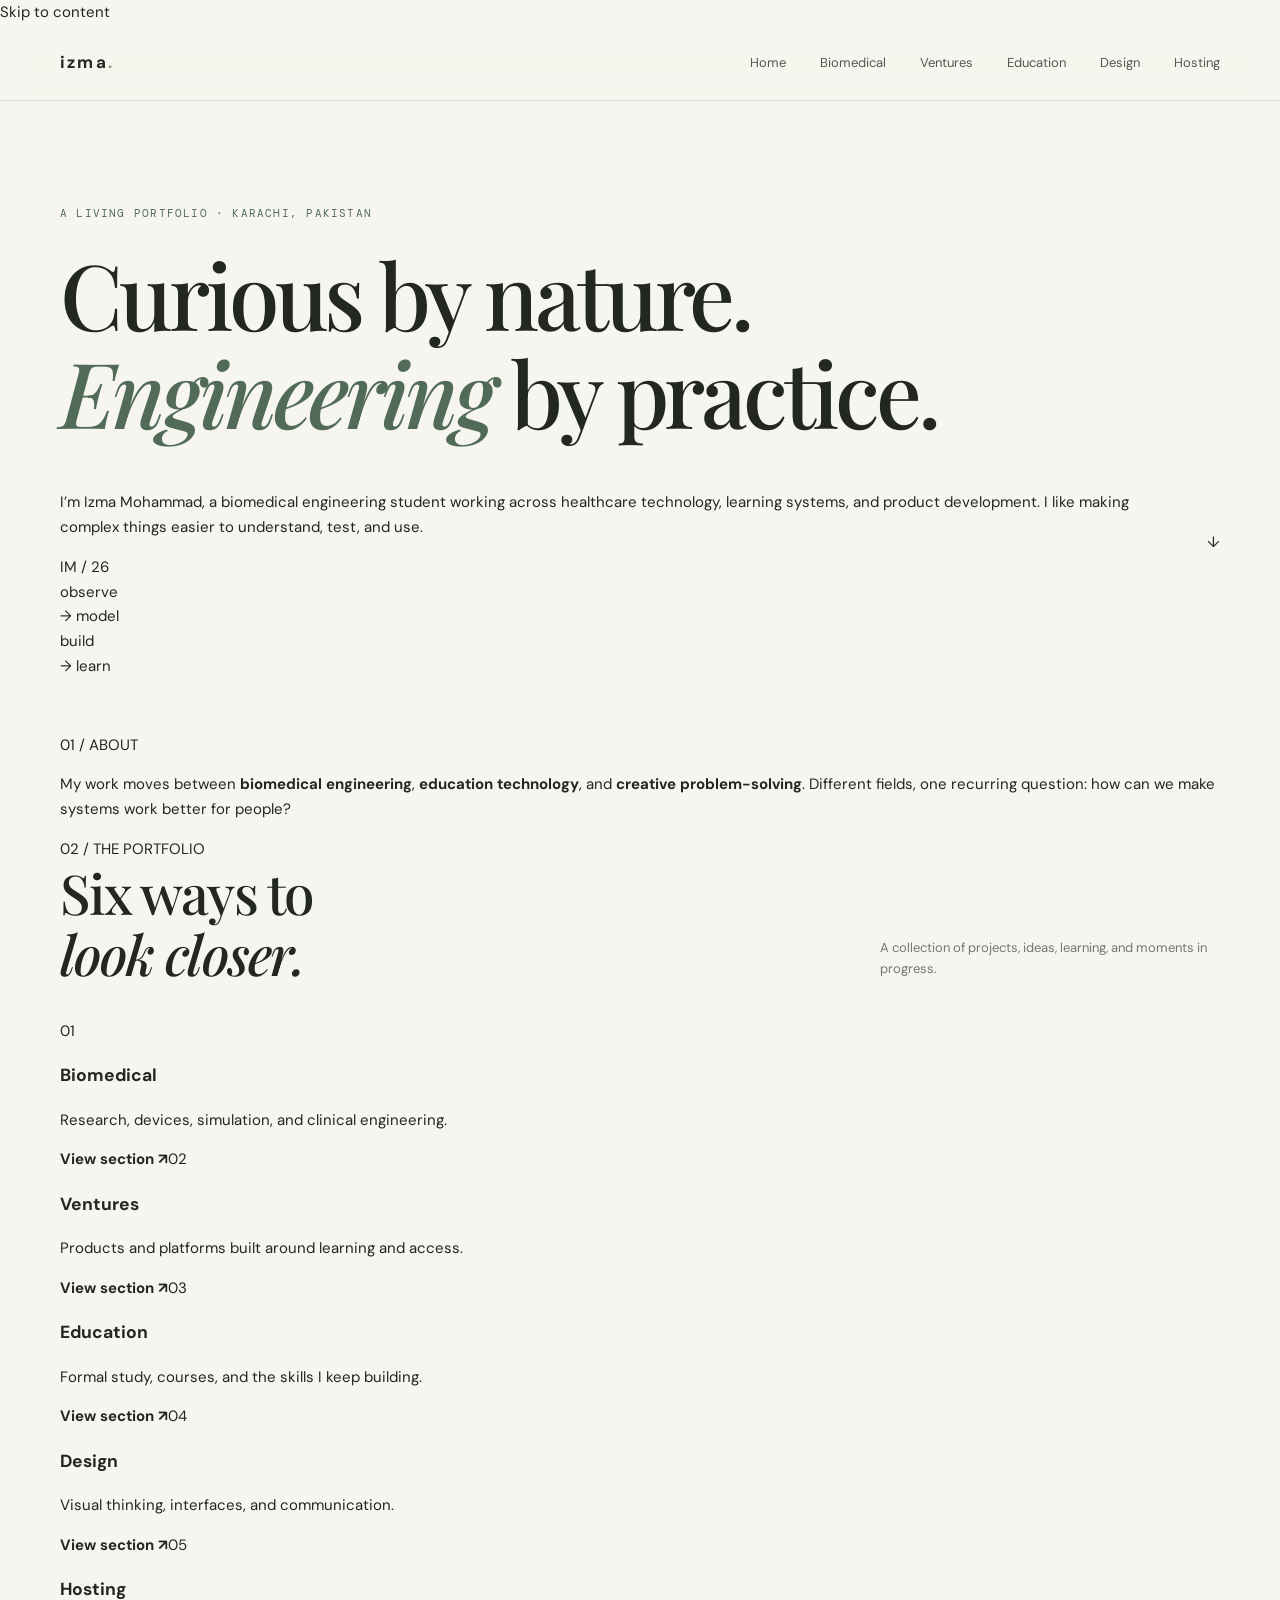
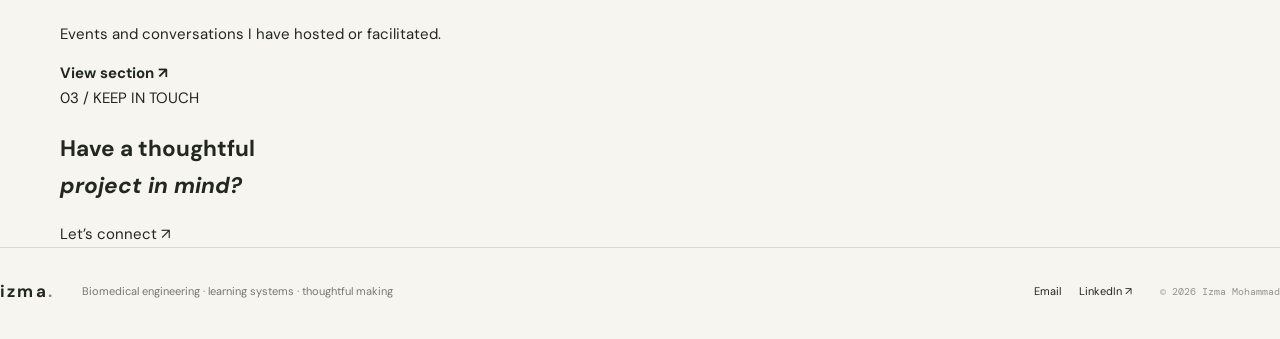
<file: index.html>
<!doctype html>
<html lang="en"><head><meta charset="utf-8"><meta name="viewport" content="width=device-width, initial-scale=1"><meta name="description" content="Izma Mohammad — Biomedical Engineering, ventures, education, design and hosting."><meta name="theme-color" content="#f6f5ef"><title>Home · Izma Mohammad</title><link rel="stylesheet" href="css/style.css"><link rel="icon" href="assets/favicon.svg" type="image/svg+xml"></head>
<body><a class="skip-link" href="#main">Skip to content</a><header class="site-header"><a class="wordmark" href="index.html" aria-label="Izma Mohammad home">izma<span>.</span></a><button class="menu-toggle" aria-expanded="false" aria-controls="site-nav">Menu <span>＋</span></button><nav id="site-nav" class="site-nav" aria-label="Main navigation"><a href="index.html" aria-current="page">Home</a><a href="biomedical.html">Biomedical</a><a href="ventures.html">Ventures</a><a href="education.html">Education</a><a href="design.html">Design</a><a href="hosting.html">Hosting</a></nav></header>
<main id="main"><section class="hero wrap"><div class="eyebrow"><span class="eyebrow-line"></span> A living portfolio <span>·</span> Karachi, Pakistan</div><h1>Curious by nature.<br><em>Engineering</em> by practice.</h1><div class="hero-bottom"><p class="hero-intro">I’m Izma Mohammad, a biomedical engineering student working across healthcare technology, learning systems, and product development. I like making complex things easier to understand, test, and use.</p><a class="round-link" href="biomedical.html" aria-label="Explore my work">↓</a></div><div class="hero-art" aria-label="Abstract editorial illustration"><div class="art-ring ring-one"></div><div class="art-ring ring-two"></div><div class="art-core">IM<span> / 26</span></div><div class="art-note note-a">observe<br>→ model</div><div class="art-note note-b">build<br>→ learn</div></div></section>
<section class="intro-strip"><div class="wrap strip-grid"><span class="section-index">01 / ABOUT</span><p>My work moves between <strong>biomedical engineering</strong>, <strong>education technology</strong>, and <strong>creative problem-solving</strong>. Different fields, one recurring question: how can we make systems work better for people?</p></div></section>
<section class="wrap section-block"><div class="section-heading"><div><span class="section-index">02 / THE PORTFOLIO</span><h2>Six ways to<br><em>look closer.</em></h2></div><p class="section-note">A collection of projects, ideas, learning, and moments in progress.</p></div><div class="category-grid"><a class="category-tile tile-sage" href="biomedical.html"><span>01</span><h3>Biomedical</h3><p>Research, devices, simulation, and clinical engineering.</p><b>View section ↗</b></a><a class="category-tile tile-sand" href="ventures.html"><span>02</span><h3>Ventures</h3><p>Products and platforms built around learning and access.</p><b>View section ↗</b></a><a class="category-tile tile-lilac" href="education.html"><span>03</span><h3>Education</h3><p>Formal study, courses, and the skills I keep building.</p><b>View section ↗</b></a><a class="category-tile tile-ink" href="design.html"><span>04</span><h3>Design</h3><p>Visual thinking, interfaces, and communication.</p><b>View section ↗</b></a><a class="category-tile tile-peach" href="hosting.html"><span>05</span><h3>Hosting</h3><p>Events and conversations I have hosted or facilitated.</p><b>View section ↗</b></a></div></section>
<section class="closing-band"><div class="wrap closing-inner"><span class="section-index">03 / KEEP IN TOUCH</span><h2>Have a thoughtful<br><em>project in mind?</em></h2><a class="button-link" href="mailto:izmamohammad05@gmail.com">Let’s connect <span>↗</span></a></div></section></main><footer class="site-footer"><a class="wordmark" href="index.html">izma<span>.</span></a><p>Biomedical engineering · learning systems · thoughtful making</p><div class="footer-links"><a href="mailto:izmamohammad05@gmail.com">Email</a><a href="https://www.linkedin.com/in/izma-mohammad/" target="_blank" rel="noreferrer">LinkedIn ↗</a></div><small>© <span id="year">2026</span> Izma Mohammad</small></footer><script src="js/main.js" defer></script></body></html>
</file>
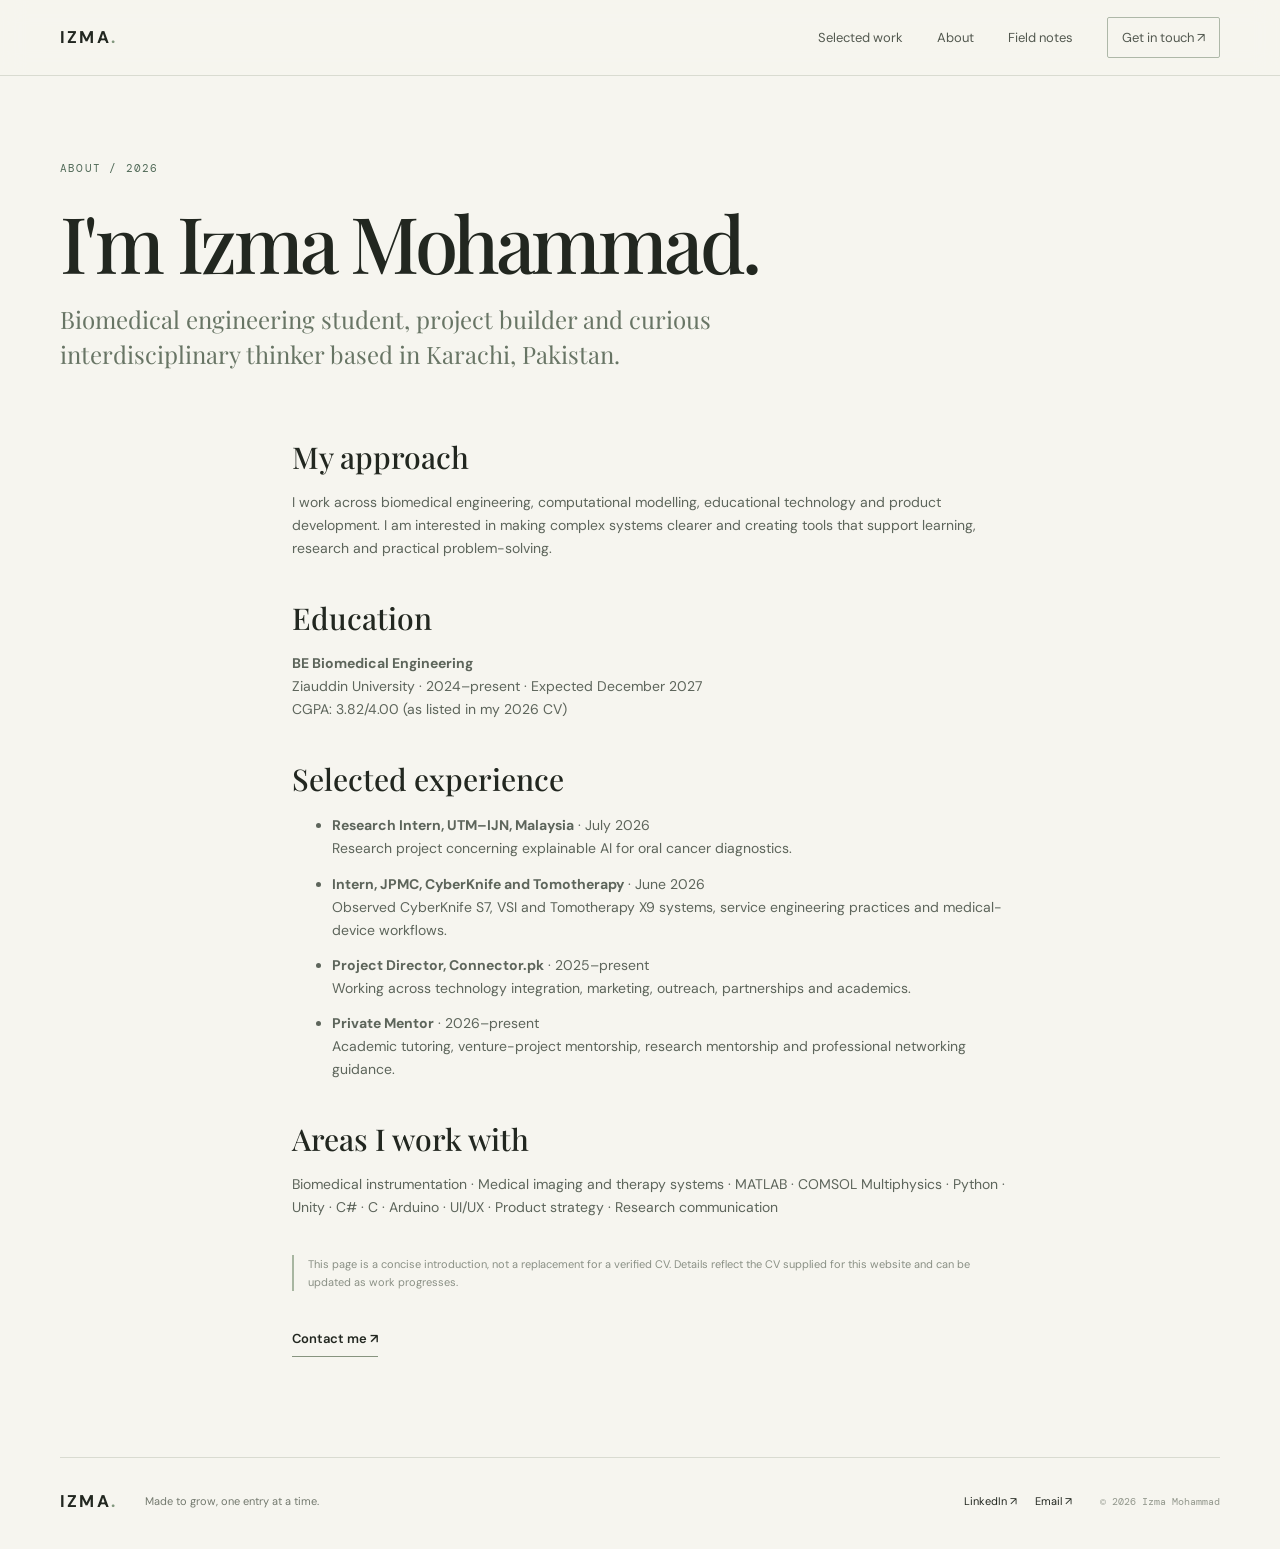
<file: about.html>
<!DOCTYPE html><html lang="en"><head><meta charset="UTF-8"><meta name="viewport" content="width=device-width, initial-scale=1"><title>About — Izma Mohammad</title><link rel="stylesheet" href="css/style.css"><link rel="stylesheet" href="css/responsive.css"></head><body>
<header class="site-header"><a class="wordmark" href="index.html">IZMA<span>.</span></a><button class="menu-toggle" id="menuToggle" aria-label="Toggle navigation" aria-expanded="false">☰</button><nav id="mainNav"><a href="index.html#work">Selected work</a><a href="about.html">About</a><a href="index.html#notes">Field notes</a><a class="nav-contact" href="mailto:izmamohammad05@gmail.com">Get in touch ↗</a></nav></header>
<main class="wrap subpage"><p class="eyebrow">ABOUT / 2026</p><h1>I'm Izma Mohammad.</h1><p class="sublead">Biomedical engineering student, project builder and curious interdisciplinary thinker based in Karachi, Pakistan.</p>
<div class="prose"><h2>My approach</h2><p>I work across biomedical engineering, computational modelling, educational technology and product development. I am interested in making complex systems clearer and creating tools that support learning, research and practical problem-solving.</p>
<h2>Education</h2><p><strong>BE Biomedical Engineering</strong><br>Ziauddin University · 2024–present · Expected December 2027<br>CGPA: 3.82/4.00 (as listed in my 2026 CV)</p>
<h2>Selected experience</h2><ul><li><strong>Research Intern, UTM–IJN, Malaysia</strong> · July 2026<br>Research project concerning explainable AI for oral cancer diagnostics.</li><li><strong>Intern, JPMC, CyberKnife and Tomotherapy</strong> · June 2026<br>Observed CyberKnife S7, VSI and Tomotherapy X9 systems, service engineering practices and medical-device workflows.</li><li><strong>Project Director, Connector.pk</strong> · 2025–present<br>Working across technology integration, marketing, outreach, partnerships and academics.</li><li><strong>Private Mentor</strong> · 2026–present<br>Academic tutoring, venture-project mentorship, research mentorship and professional networking guidance.</li></ul>
<h2>Areas I work with</h2><p>Biomedical instrumentation · Medical imaging and therapy systems · MATLAB · COMSOL Multiphysics · Python · Unity · C# · C · Arduino · UI/UX · Product strategy · Research communication</p>
<p class="small-note">This page is a concise introduction, not a replacement for a verified CV. Details reflect the CV supplied for this website and can be updated as work progresses.</p><a class="text-link" href="mailto:izmamohammad05@gmail.com">Contact me ↗</a></div></main>
<footer class="site-footer wrap"><a class="wordmark" href="index.html">IZMA<span>.</span></a><p>Made to grow, one entry at a time.</p><div><a href="https://www.linkedin.com/in/izma-mohammad/" target="_blank" rel="noreferrer">LinkedIn ↗</a><a href="mailto:izmamohammad05@gmail.com">Email ↗</a></div><small>© <span id="year"></span> Izma Mohammad</small></footer><script src="js/main.js"></script></body></html>
</file>
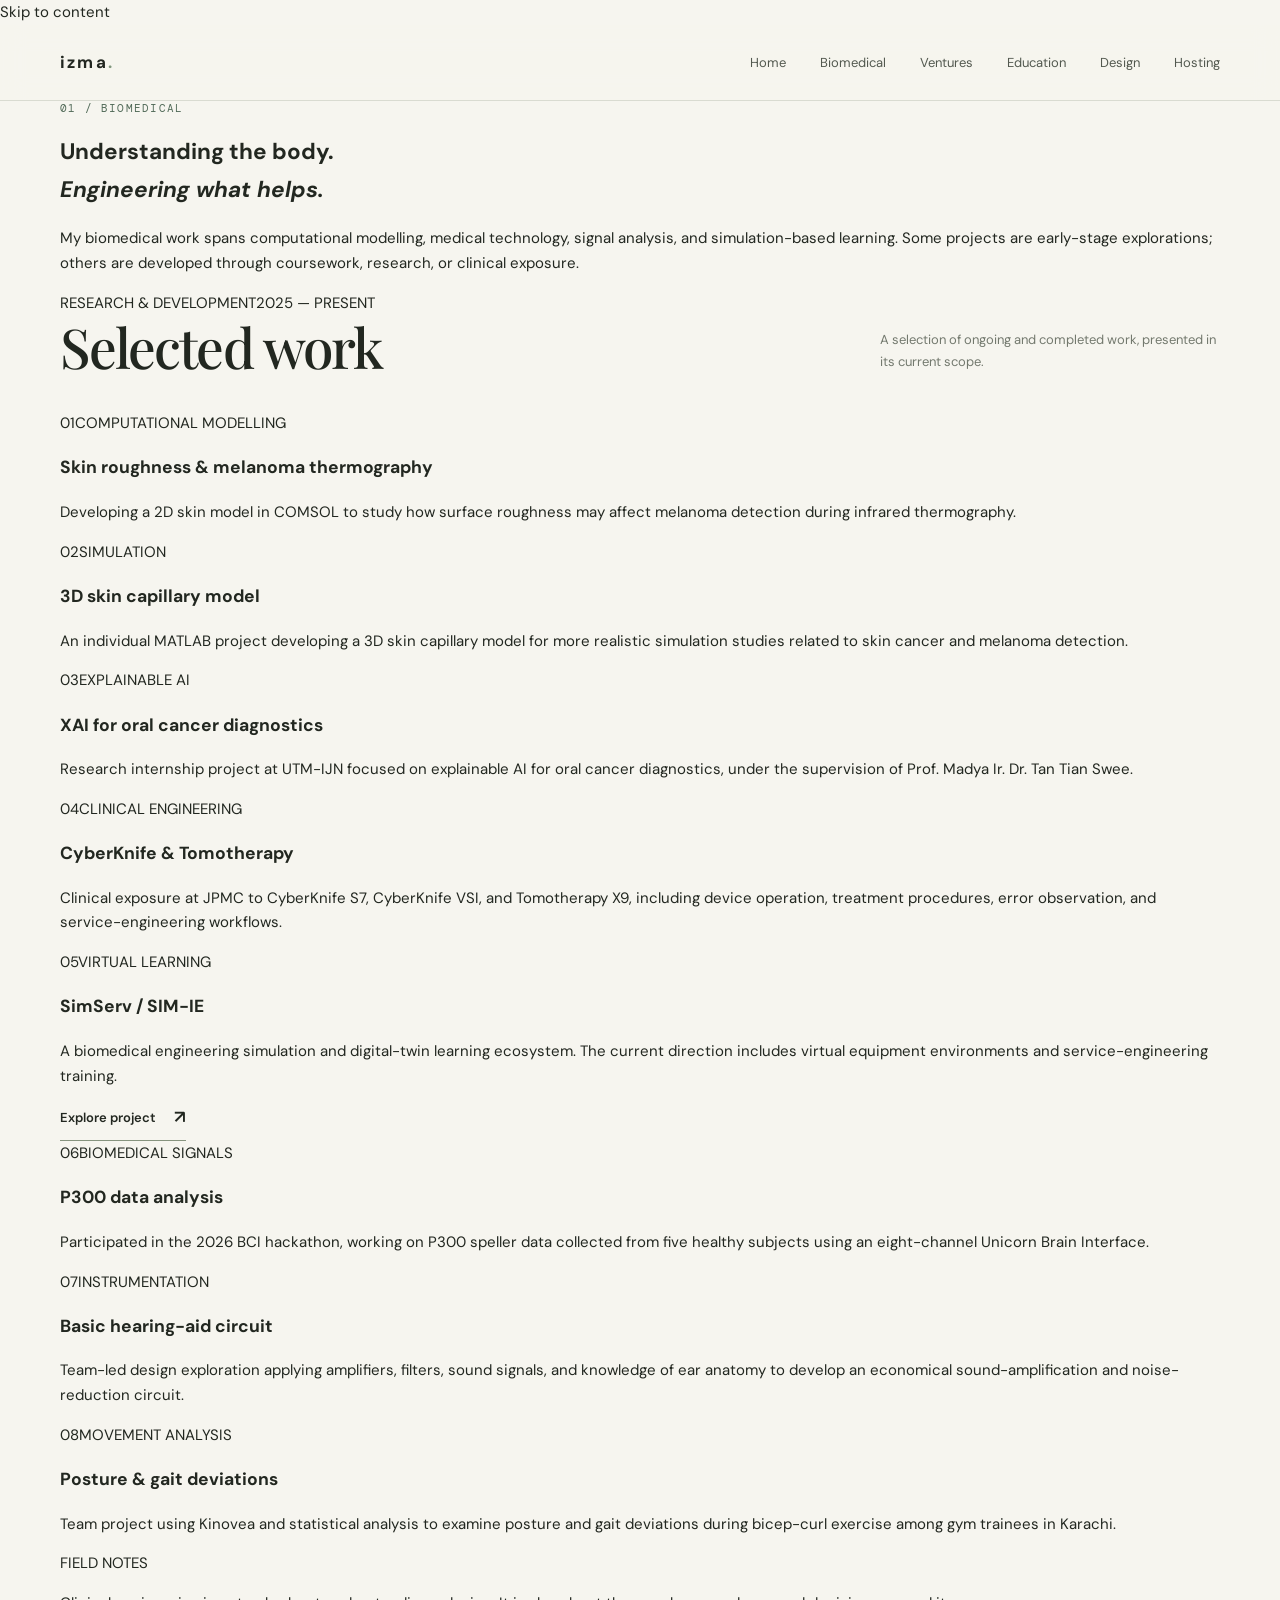
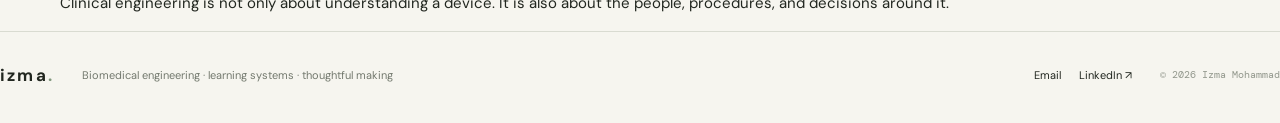
<file: biomedical.html>
<!doctype html>
<html lang="en"><head><meta charset="utf-8"><meta name="viewport" content="width=device-width, initial-scale=1"><meta name="description" content="Izma Mohammad — Biomedical Engineering, ventures, education, design and hosting."><meta name="theme-color" content="#f6f5ef"><title>Biomedical · Izma Mohammad</title><link rel="stylesheet" href="css/style.css"><link rel="icon" href="assets/favicon.svg" type="image/svg+xml"></head>
<body><a class="skip-link" href="#main">Skip to content</a><header class="site-header"><a class="wordmark" href="index.html" aria-label="Izma Mohammad home">izma<span>.</span></a><button class="menu-toggle" aria-expanded="false" aria-controls="site-nav">Menu <span>＋</span></button><nav id="site-nav" class="site-nav" aria-label="Main navigation"><a href="index.html">Home</a><a href="biomedical.html" aria-current="page">Biomedical</a><a href="ventures.html">Ventures</a><a href="education.html">Education</a><a href="design.html">Design</a><a href="hosting.html">Hosting</a></nav></header>
<main id="main"><section class="page-hero wrap"><div class="eyebrow"><span class="eyebrow-line"></span> 01 / Biomedical</div><h1>Understanding the body.<br><em>Engineering what helps.</em></h1><p class="page-lede">My biomedical work spans computational modelling, medical technology, signal analysis, and simulation-based learning. Some projects are early-stage explorations; others are developed through coursework, research, or clinical exposure.</p><div class="page-meta"><span>RESEARCH & DEVELOPMENT</span><span>2025 — PRESENT</span></div></section><section class="wrap content-section"><div class="section-heading compact"><h2>Selected work</h2><p class="section-note">A selection of ongoing and completed work, presented in its current scope.</p></div><div class="project-grid"><article class="project-card"><span class="card-top"><span>01</span><span>COMPUTATIONAL MODELLING</span></span><h3>Skin roughness & melanoma thermography</h3><p>Developing a 2D skin model in COMSOL to study how surface roughness may affect melanoma detection during infrared thermography.</p></article><article class="project-card"><span class="card-top"><span>02</span><span>SIMULATION</span></span><h3>3D skin capillary model</h3><p>An individual MATLAB project developing a 3D skin capillary model for more realistic simulation studies related to skin cancer and melanoma detection.</p></article><article class="project-card"><span class="card-top"><span>03</span><span>EXPLAINABLE AI</span></span><h3>XAI for oral cancer diagnostics</h3><p>Research internship project at UTM-IJN focused on explainable AI for oral cancer diagnostics, under the supervision of Prof. Madya Ir. Dr. Tan Tian Swee.</p></article><article class="project-card"><span class="card-top"><span>04</span><span>CLINICAL ENGINEERING</span></span><h3>CyberKnife & Tomotherapy</h3><p>Clinical exposure at JPMC to CyberKnife S7, CyberKnife VSI, and Tomotherapy X9, including device operation, treatment procedures, error observation, and service-engineering workflows.</p></article><article class="project-card"><a class="card-link" href="ventures.html"><span class="card-top"><span>05</span><span>VIRTUAL LEARNING</span></span><h3>SimServ / SIM-IE</h3><p>A biomedical engineering simulation and digital-twin learning ecosystem. The current direction includes virtual equipment environments and service-engineering training.</p><span class="text-link">Explore project <span aria-hidden="true">↗</span></span></a></article><article class="project-card"><span class="card-top"><span>06</span><span>BIOMEDICAL SIGNALS</span></span><h3>P300 data analysis</h3><p>Participated in the 2026 BCI hackathon, working on P300 speller data collected from five healthy subjects using an eight-channel Unicorn Brain Interface.</p></article><article class="project-card"><span class="card-top"><span>07</span><span>INSTRUMENTATION</span></span><h3>Basic hearing-aid circuit</h3><p>Team-led design exploration applying amplifiers, filters, sound signals, and knowledge of ear anatomy to develop an economical sound-amplification and noise-reduction circuit.</p></article><article class="project-card"><span class="card-top"><span>08</span><span>MOVEMENT ANALYSIS</span></span><h3>Posture & gait deviations</h3><p>Team project using Kinovea and statistical analysis to examine posture and gait deviations during bicep-curl exercise among gym trainees in Karachi.</p></article></div></section><section class="note-band"><div class="wrap note-inner"><span class="section-index">FIELD NOTES</span><p>Clinical engineering is not only about understanding a device. It is also about the people, procedures, and decisions around it.</p></div></section></main><footer class="site-footer"><a class="wordmark" href="index.html">izma<span>.</span></a><p>Biomedical engineering · learning systems · thoughtful making</p><div class="footer-links"><a href="mailto:izmamohammad05@gmail.com">Email</a><a href="https://www.linkedin.com/in/izma-mohammad/" target="_blank" rel="noreferrer">LinkedIn ↗</a></div><small>© <span id="year">2026</span> Izma Mohammad</small></footer><script src="js/main.js" defer></script></body></html>
</file>
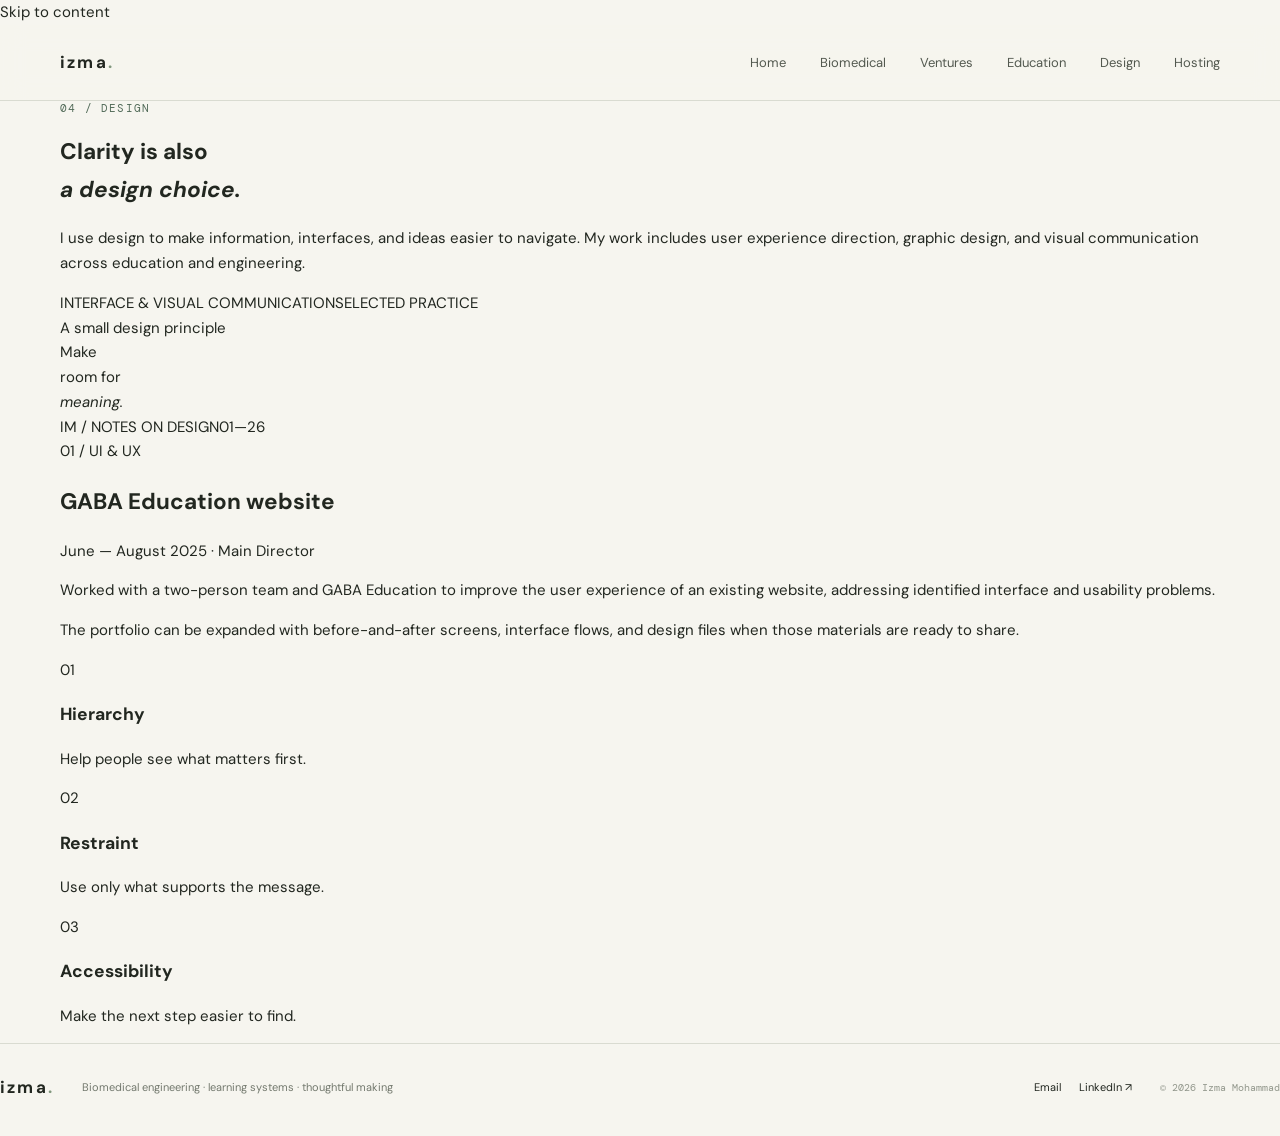
<file: design.html>
<!doctype html>
<html lang="en"><head><meta charset="utf-8"><meta name="viewport" content="width=device-width, initial-scale=1"><meta name="description" content="Izma Mohammad — Biomedical Engineering, ventures, education, design and hosting."><meta name="theme-color" content="#f6f5ef"><title>Design · Izma Mohammad</title><link rel="stylesheet" href="css/style.css"><link rel="icon" href="assets/favicon.svg" type="image/svg+xml"></head>
<body><a class="skip-link" href="#main">Skip to content</a><header class="site-header"><a class="wordmark" href="index.html" aria-label="Izma Mohammad home">izma<span>.</span></a><button class="menu-toggle" aria-expanded="false" aria-controls="site-nav">Menu <span>＋</span></button><nav id="site-nav" class="site-nav" aria-label="Main navigation"><a href="index.html">Home</a><a href="biomedical.html">Biomedical</a><a href="ventures.html">Ventures</a><a href="education.html">Education</a><a href="design.html" aria-current="page">Design</a><a href="hosting.html">Hosting</a></nav></header>
<main id="main"><section class="page-hero wrap"><div class="eyebrow"><span class="eyebrow-line"></span> 04 / Design</div><h1>Clarity is also<br><em>a design choice.</em></h1><p class="page-lede">I use design to make information, interfaces, and ideas easier to navigate. My work includes user experience direction, graphic design, and visual communication across education and engineering.</p><div class="page-meta"><span>INTERFACE & VISUAL COMMUNICATION</span><span>SELECTED PRACTICE</span></div></section><section class="wrap content-section"><div class="design-feature"><div class="design-poster"><div class="poster-kicker">A small design principle</div><div class="poster-big">Make<br>room for<br><em>meaning.</em></div><div class="poster-foot"><span>IM / NOTES ON DESIGN</span><span>01—26</span></div></div><div class="design-copy"><span class="section-index">01 / UI & UX</span><h2>GABA Education website</h2><p class="timeline-place">June — August 2025 · Main Director</p><p>Worked with a two-person team and GABA Education to improve the user experience of an existing website, addressing identified interface and usability problems.</p><p class="muted">The portfolio can be expanded with before-and-after screens, interface flows, and design files when those materials are ready to share.</p></div></div><div class="design-principles"><div><span>01</span><h3>Hierarchy</h3><p>Help people see what matters first.</p></div><div><span>02</span><h3>Restraint</h3><p>Use only what supports the message.</p></div><div><span>03</span><h3>Accessibility</h3><p>Make the next step easier to find.</p></div></div></section></main><footer class="site-footer"><a class="wordmark" href="index.html">izma<span>.</span></a><p>Biomedical engineering · learning systems · thoughtful making</p><div class="footer-links"><a href="mailto:izmamohammad05@gmail.com">Email</a><a href="https://www.linkedin.com/in/izma-mohammad/" target="_blank" rel="noreferrer">LinkedIn ↗</a></div><small>© <span id="year">2026</span> Izma Mohammad</small></footer><script src="js/main.js" defer></script></body></html>
</file>
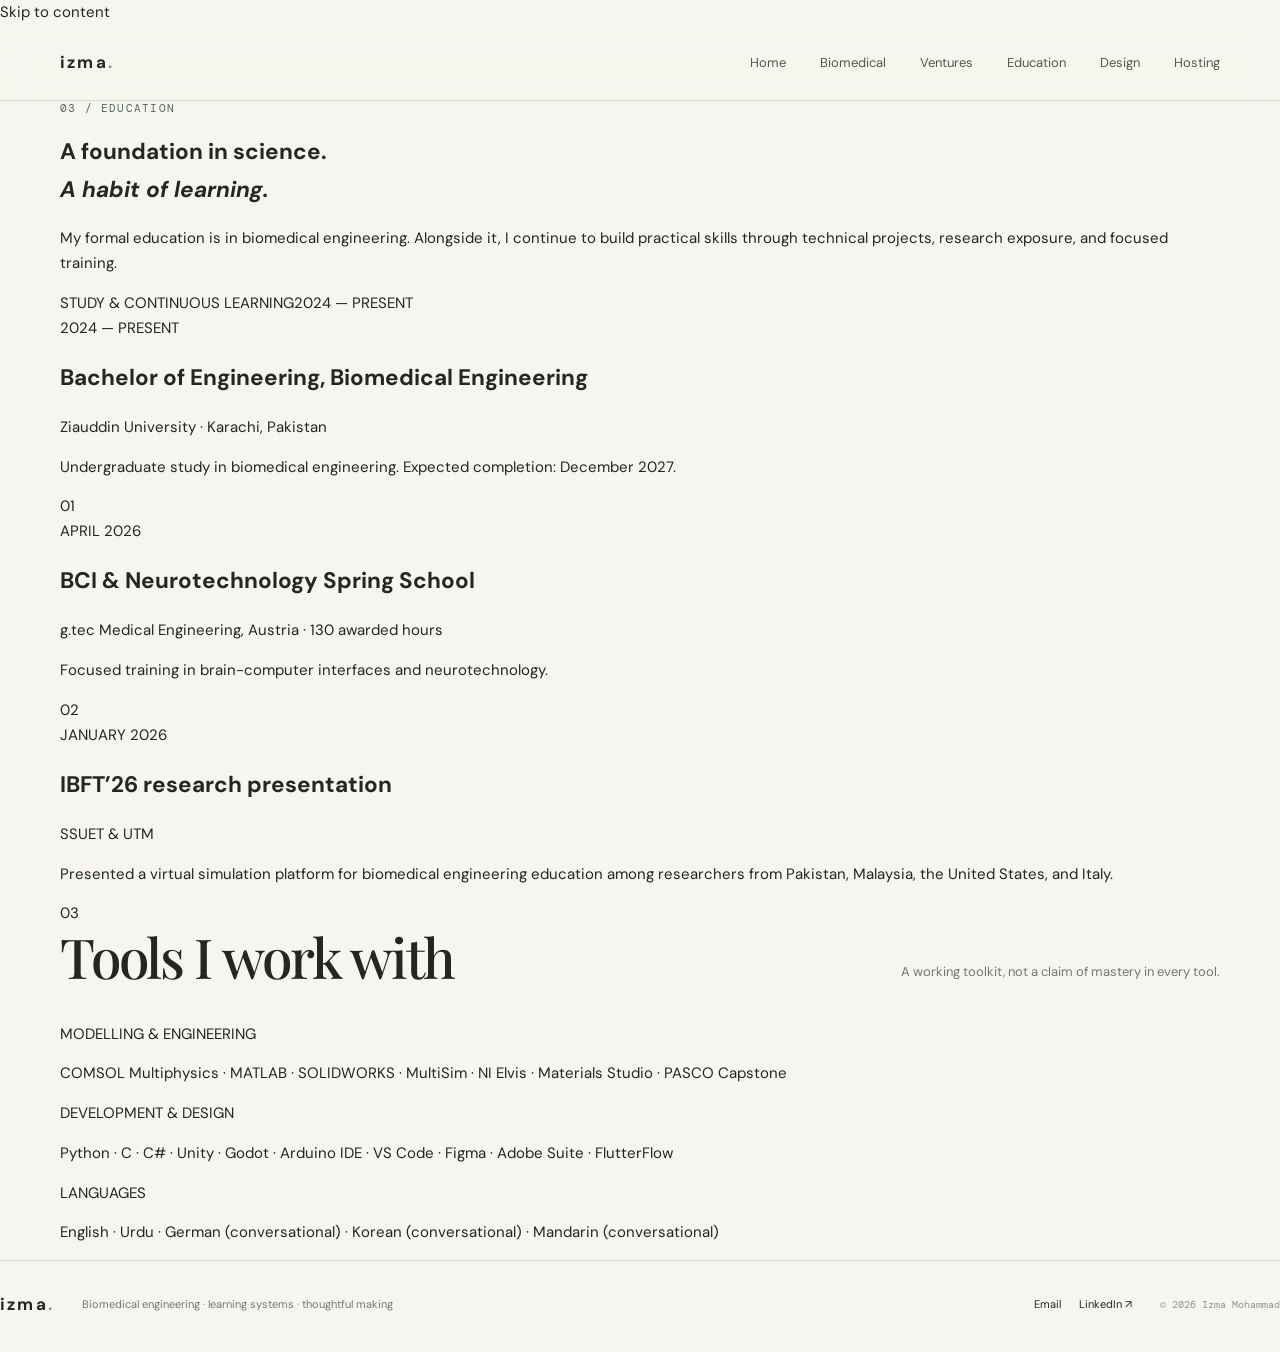
<file: education.html>
<!doctype html>
<html lang="en"><head><meta charset="utf-8"><meta name="viewport" content="width=device-width, initial-scale=1"><meta name="description" content="Izma Mohammad — Biomedical Engineering, ventures, education, design and hosting."><meta name="theme-color" content="#f6f5ef"><title>Education · Izma Mohammad</title><link rel="stylesheet" href="css/style.css"><link rel="icon" href="assets/favicon.svg" type="image/svg+xml"></head>
<body><a class="skip-link" href="#main">Skip to content</a><header class="site-header"><a class="wordmark" href="index.html" aria-label="Izma Mohammad home">izma<span>.</span></a><button class="menu-toggle" aria-expanded="false" aria-controls="site-nav">Menu <span>＋</span></button><nav id="site-nav" class="site-nav" aria-label="Main navigation"><a href="index.html">Home</a><a href="biomedical.html">Biomedical</a><a href="ventures.html">Ventures</a><a href="education.html" aria-current="page">Education</a><a href="design.html">Design</a><a href="hosting.html">Hosting</a></nav></header>
<main id="main"><section class="page-hero wrap"><div class="eyebrow"><span class="eyebrow-line"></span> 03 / Education</div><h1>A foundation in science.<br><em>A habit of learning.</em></h1><p class="page-lede">My formal education is in biomedical engineering. Alongside it, I continue to build practical skills through technical projects, research exposure, and focused training.</p><div class="page-meta"><span>STUDY & CONTINUOUS LEARNING</span><span>2024 — PRESENT</span></div></section><section class="wrap content-section"><div class="timeline"><article class="timeline-item"><span class="timeline-date">2024 — PRESENT</span><div><h2>Bachelor of Engineering, Biomedical Engineering</h2><p class="timeline-place">Ziauddin University · Karachi, Pakistan</p><p>Undergraduate study in biomedical engineering. Expected completion: December 2027.</p></div><span class="timeline-number">01</span></article><article class="timeline-item"><span class="timeline-date">APRIL 2026</span><div><h2>BCI & Neurotechnology Spring School</h2><p class="timeline-place">g.tec Medical Engineering, Austria · 130 awarded hours</p><p>Focused training in brain-computer interfaces and neurotechnology.</p></div><span class="timeline-number">02</span></article><article class="timeline-item"><span class="timeline-date">JANUARY 2026</span><div><h2>IBFT’26 research presentation</h2><p class="timeline-place">SSUET & UTM</p><p>Presented a virtual simulation platform for biomedical engineering education among researchers from Pakistan, Malaysia, the United States, and Italy.</p></div><span class="timeline-number">03</span></article></div></section><section class="wrap content-section skills-section"><div class="section-heading compact"><h2>Tools I work with</h2><p class="section-note">A working toolkit, not a claim of mastery in every tool.</p></div><div class="skill-columns"><div><span class="skill-label">MODELLING & ENGINEERING</span><p>COMSOL Multiphysics · MATLAB · SOLIDWORKS · MultiSim · NI Elvis · Materials Studio · PASCO Capstone</p></div><div><span class="skill-label">DEVELOPMENT & DESIGN</span><p>Python · C · C# · Unity · Godot · Arduino IDE · VS Code · Figma · Adobe Suite · FlutterFlow</p></div><div><span class="skill-label">LANGUAGES</span><p>English · Urdu · German (conversational) · Korean (conversational) · Mandarin (conversational)</p></div></div></section></main><footer class="site-footer"><a class="wordmark" href="index.html">izma<span>.</span></a><p>Biomedical engineering · learning systems · thoughtful making</p><div class="footer-links"><a href="mailto:izmamohammad05@gmail.com">Email</a><a href="https://www.linkedin.com/in/izma-mohammad/" target="_blank" rel="noreferrer">LinkedIn ↗</a></div><small>© <span id="year">2026</span> Izma Mohammad</small></footer><script src="js/main.js" defer></script></body></html>
</file>
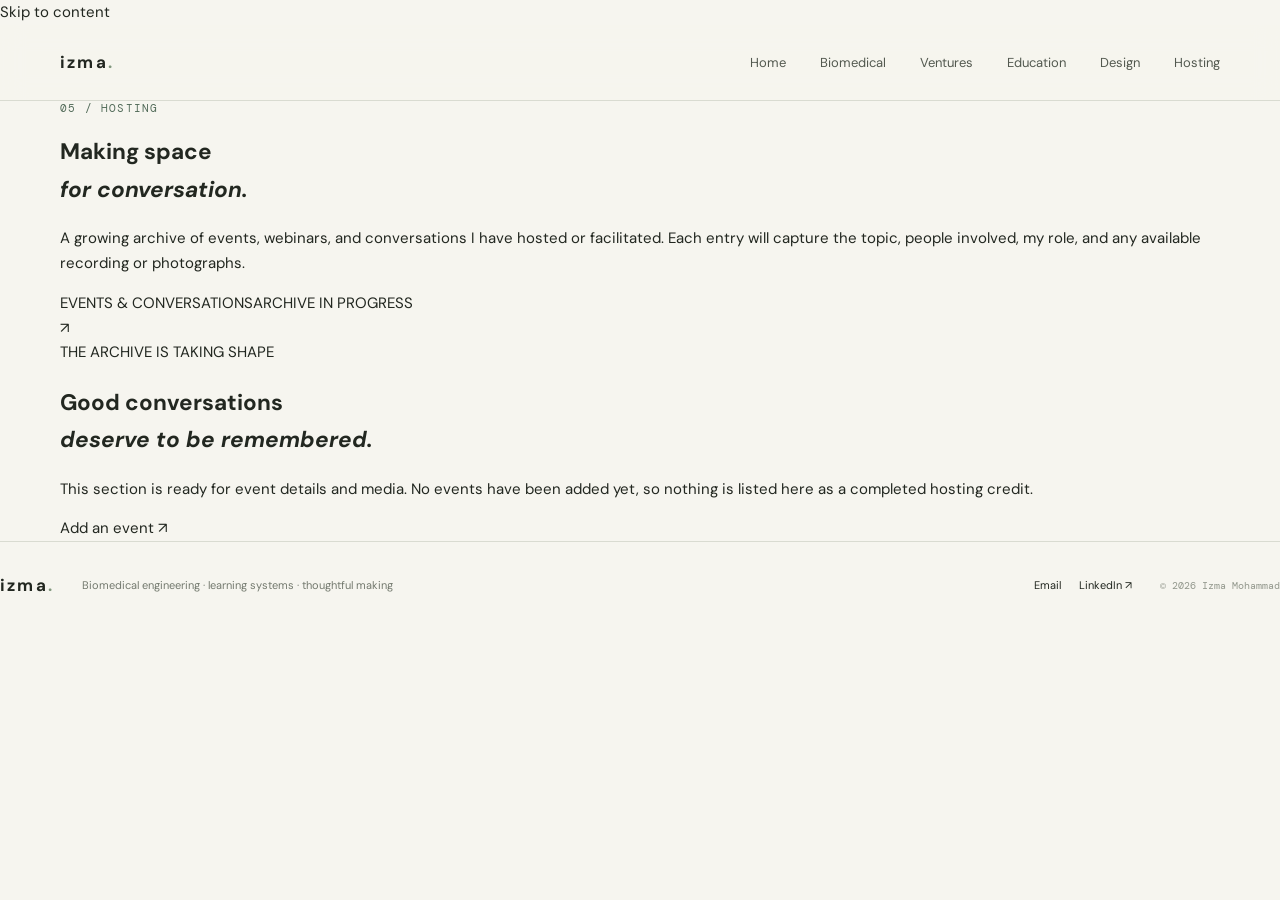
<file: hosting.html>
<!doctype html>
<html lang="en"><head><meta charset="utf-8"><meta name="viewport" content="width=device-width, initial-scale=1"><meta name="description" content="Izma Mohammad — Biomedical Engineering, ventures, education, design and hosting."><meta name="theme-color" content="#f6f5ef"><title>Hosting · Izma Mohammad</title><link rel="stylesheet" href="css/style.css"><link rel="icon" href="assets/favicon.svg" type="image/svg+xml"></head>
<body><a class="skip-link" href="#main">Skip to content</a><header class="site-header"><a class="wordmark" href="index.html" aria-label="Izma Mohammad home">izma<span>.</span></a><button class="menu-toggle" aria-expanded="false" aria-controls="site-nav">Menu <span>＋</span></button><nav id="site-nav" class="site-nav" aria-label="Main navigation"><a href="index.html">Home</a><a href="biomedical.html">Biomedical</a><a href="ventures.html">Ventures</a><a href="education.html">Education</a><a href="design.html">Design</a><a href="hosting.html" aria-current="page">Hosting</a></nav></header>
<main id="main"><section class="page-hero wrap"><div class="eyebrow"><span class="eyebrow-line"></span> 05 / Hosting</div><h1>Making space<br><em>for conversation.</em></h1><p class="page-lede">A growing archive of events, webinars, and conversations I have hosted or facilitated. Each entry will capture the topic, people involved, my role, and any available recording or photographs.</p><div class="page-meta"><span>EVENTS & CONVERSATIONS</span><span>ARCHIVE IN PROGRESS</span></div></section><section class="wrap content-section"><div class="hosting-empty"><div class="empty-symbol">↗</div><span class="section-index">THE ARCHIVE IS TAKING SHAPE</span><h2>Good conversations<br><em>deserve to be remembered.</em></h2><p>This section is ready for event details and media. No events have been added yet, so nothing is listed here as a completed hosting credit.</p><a class="button-link" href="mailto:izmamohammad05@gmail.com?subject=Portfolio%20hosting%20archive">Add an event <span>↗</span></a></div></section></main><footer class="site-footer"><a class="wordmark" href="index.html">izma<span>.</span></a><p>Biomedical engineering · learning systems · thoughtful making</p><div class="footer-links"><a href="mailto:izmamohammad05@gmail.com">Email</a><a href="https://www.linkedin.com/in/izma-mohammad/" target="_blank" rel="noreferrer">LinkedIn ↗</a></div><small>© <span id="year">2026</span> Izma Mohammad</small></footer><script src="js/main.js" defer></script></body></html>
</file>
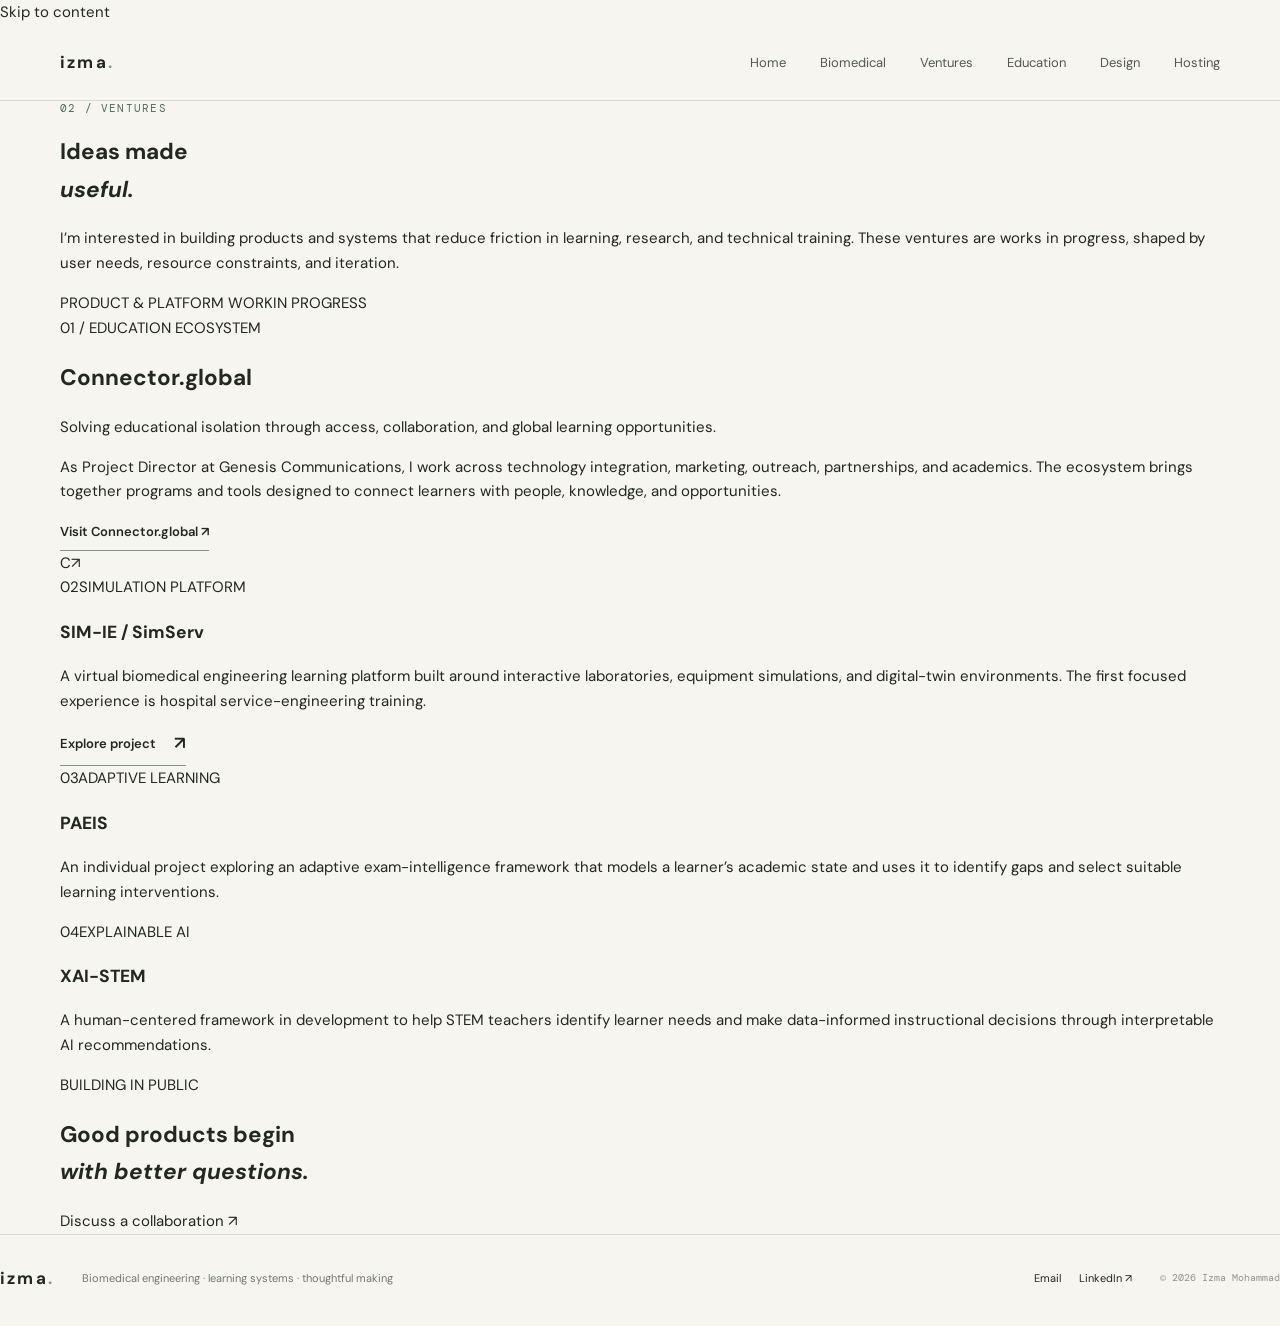
<file: ventures.html>
<!doctype html>
<html lang="en"><head><meta charset="utf-8"><meta name="viewport" content="width=device-width, initial-scale=1"><meta name="description" content="Izma Mohammad — Biomedical Engineering, ventures, education, design and hosting."><meta name="theme-color" content="#f6f5ef"><title>Ventures · Izma Mohammad</title><link rel="stylesheet" href="css/style.css"><link rel="icon" href="assets/favicon.svg" type="image/svg+xml"></head>
<body><a class="skip-link" href="#main">Skip to content</a><header class="site-header"><a class="wordmark" href="index.html" aria-label="Izma Mohammad home">izma<span>.</span></a><button class="menu-toggle" aria-expanded="false" aria-controls="site-nav">Menu <span>＋</span></button><nav id="site-nav" class="site-nav" aria-label="Main navigation"><a href="index.html">Home</a><a href="biomedical.html">Biomedical</a><a href="ventures.html" aria-current="page">Ventures</a><a href="education.html">Education</a><a href="design.html">Design</a><a href="hosting.html">Hosting</a></nav></header>
<main id="main"><section class="page-hero wrap"><div class="eyebrow"><span class="eyebrow-line"></span> 02 / Ventures</div><h1>Ideas made<br><em>useful.</em></h1><p class="page-lede">I’m interested in building products and systems that reduce friction in learning, research, and technical training. These ventures are works in progress, shaped by user needs, resource constraints, and iteration.</p><div class="page-meta"><span>PRODUCT & PLATFORM WORK</span><span>IN PROGRESS</span></div></section><section class="wrap content-section"><div class="venture-feature"><div class="feature-label">01 / EDUCATION ECOSYSTEM</div><div><h2>Connector<span class="green-dot">.</span>global</h2><p class="feature-lede">Solving educational isolation through access, collaboration, and global learning opportunities.</p><p>As Project Director at Genesis Communications, I work across technology integration, marketing, outreach, partnerships, and academics. The ecosystem brings together programs and tools designed to connect learners with people, knowledge, and opportunities.</p><a class="text-link" href="https://connector.global/" target="_blank" rel="noreferrer">Visit Connector.global ↗</a></div><div class="feature-mark">C<span>↗</span></div></div><div class="project-grid venture-grid"><article class="project-card"><a class="card-link" href="biomedical.html"><span class="card-top"><span>02</span><span>SIMULATION PLATFORM</span></span><h3>SIM-IE / SimServ</h3><p>A virtual biomedical engineering learning platform built around interactive laboratories, equipment simulations, and digital-twin environments. The first focused experience is hospital service-engineering training.</p><span class="text-link">Explore project <span aria-hidden="true">↗</span></span></a></article><article class="project-card"><span class="card-top"><span>03</span><span>ADAPTIVE LEARNING</span></span><h3>PAEIS</h3><p>An individual project exploring an adaptive exam-intelligence framework that models a learner’s academic state and uses it to identify gaps and select suitable learning interventions.</p></article><article class="project-card"><span class="card-top"><span>04</span><span>EXPLAINABLE AI</span></span><h3>XAI-STEM</h3><p>A human-centered framework in development to help STEM teachers identify learner needs and make data-informed instructional decisions through interpretable AI recommendations.</p></article></div></section><section class="closing-band"><div class="wrap closing-inner"><span class="section-index">BUILDING IN PUBLIC</span><h2>Good products begin<br><em>with better questions.</em></h2><a class="button-link" href="mailto:izmamohammad05@gmail.com">Discuss a collaboration <span>↗</span></a></div></section></main><footer class="site-footer"><a class="wordmark" href="index.html">izma<span>.</span></a><p>Biomedical engineering · learning systems · thoughtful making</p><div class="footer-links"><a href="mailto:izmamohammad05@gmail.com">Email</a><a href="https://www.linkedin.com/in/izma-mohammad/" target="_blank" rel="noreferrer">LinkedIn ↗</a></div><small>© <span id="year">2026</span> Izma Mohammad</small></footer><script src="js/main.js" defer></script></body></html>
</file>
<file: css/style.css>
@import url('https://fonts.googleapis.com/css2?family=DM+Mono:wght@400;500&family=DM+Sans:wght@400;500;600;700&family=Playfair+Display:ital,wght@0,500;0,600;1,500;1,600&display=swap');
:root{--paper:#f6f5ef;--ink:#222720;--muted:#73796e;--line:#d9dbd1;--sage:#dce5d7;--green:#526b59;--white:#fffefa;--serif:'Playfair Display',Georgia,serif;--sans:'DM Sans',Arial,sans-serif;--mono:'DM Mono',monospace}
*{box-sizing:border-box}html{scroll-behavior:smooth;scroll-padding-top:90px}body{margin:0;background:var(--paper);color:var(--ink);font-family:var(--sans);font-size:15px;line-height:1.65}a{color:inherit;text-decoration:none}.wrap{width:min(1160px,calc(100% - 64px));margin-inline:auto}.site-header{height:76px;padding:0 max(32px,calc((100vw - 1160px)/2));display:flex;align-items:center;justify-content:space-between;border-bottom:1px solid var(--line);background:rgba(246,245,239,.94);position:sticky;top:0;z-index:10;backdrop-filter:blur(12px)}.wordmark{font-weight:700;letter-spacing:.13em;font-size:17px}.wordmark span{color:#81977d}.site-header nav{display:flex;align-items:center;gap:34px;font-size:13px}.site-header nav a{color:#53594f}.site-header nav a:hover,.site-footer a:hover{color:var(--green)}.nav-contact{border:1px solid #aeb8a8;padding:9px 14px;border-radius:2px}.menu-toggle{display:none;background:none;border:0;font-size:23px;color:var(--ink)}
.hero{padding:105px 0 54px}.eyebrow{font:11px var(--mono);letter-spacing:.11em;color:var(--green);text-transform:uppercase;margin:0 0 18px}.dot{display:inline-block;width:7px;height:7px;background:#849b7c;border-radius:50%;margin-right:9px}.hero h1,.subpage h1{font:500 clamp(48px,7.5vw,91px)/1.08 var(--serif);letter-spacing:-.045em;margin:25px 0 34px}.hero h1 em,.about-band h2 em{color:var(--green);font-weight:500}.hero-bottom{display:flex;justify-content:space-between;align-items:end;gap:40px}.intro{font-size:17px;line-height:1.7;max-width:540px;color:#555d52;margin:0}.text-link{display:inline-flex;gap:18px;align-items:center;border-bottom:1px solid #87947f;padding:0 0 7px;font-size:13px;font-weight:600;white-space:nowrap}.text-link span{font-size:18px}.hero-rule{border-top:1px solid var(--line);margin-top:80px;padding-top:13px;display:flex;justify-content:space-between;color:#8a8e82;font:10px var(--mono);letter-spacing:.1em}
.section{padding:78px 0 95px}.section-heading{display:flex;justify-content:space-between;align-items:end;gap:30px;margin-bottom:34px}.section-heading h2,.about-band h2{font:500 clamp(36px,5vw,55px)/1.12 var(--serif);letter-spacing:-.035em;margin:0}.section-note{max-width:340px;color:var(--muted);font-size:13px;margin:0 0 5px}.toolbar{display:flex;justify-content:space-between;gap:20px;align-items:center;border-top:1px solid var(--line);border-bottom:1px solid var(--line);padding:13px 0;margin-bottom:28px}.search-box{display:flex;gap:10px;align-items:center;color:var(--muted);font-size:20px}.search-box input{background:transparent;border:0;outline:0;font:13px var(--sans);width:190px;color:var(--ink)}.filters{display:flex;gap:7px;flex-wrap:wrap}.filter-btn{border:1px solid transparent;background:transparent;padding:7px 11px;font:11px var(--mono);color:#70776b;cursor:pointer;border-radius:2px}.filter-btn.active,.filter-btn:hover{border-color:#b7c2b1;background:#e9eee5;color:#354b39}
.editorial-grid{display:grid;grid-template-columns:repeat(12,1fr);gap:30px 22px}.project-card{grid-column:span 4;min-width:0;cursor:pointer}.project-card:nth-child(5n+1),.project-card:nth-child(5n+4){grid-column:span 6}.project-card:nth-child(5n+1) .artwork,.project-card:nth-child(5n+4) .artwork{aspect-ratio:1.7}.artwork{aspect-ratio:1.35;position:relative;overflow:hidden;display:flex;align-items:center;justify-content:center;background:var(--sage);transition:transform .35s}.project-card:hover .artwork{transform:translateY(-4px)}.artwork:before,.artwork:after{content:"";position:absolute;border:1px solid rgba(54,77,57,.25);border-radius:50%;width:65%;aspect-ratio:1}.artwork:after{width:42%;transform:rotate(35deg);border-style:dashed}.artwork .art-mark{font:italic clamp(48px,8vw,95px) var(--serif);color:#516b57;position:relative;z-index:1}.artwork .art-index{position:absolute;left:15px;top:13px;font:10px var(--mono);color:#687d68;letter-spacing:.1em}.artwork .art-label{position:absolute;right:14px;bottom:12px;font:9px var(--mono);color:#687d68;letter-spacing:.1em}.tone-2{background:#e8e1d5}.tone-2 .art-mark{color:#8b7156}.tone-3{background:#dfe4e8}.tone-3 .art-mark{color:#596e80}.tone-4{background:#e9e4e8}.tone-4 .art-mark{color:#826b80}.tone-5{background:#e5e8d9}.tone-5 .art-mark{color:#68774e}.card-meta{display:flex;justify-content:space-between;gap:12px;margin-top:14px;font:10px var(--mono);letter-spacing:.08em;color:#788071;text-transform:uppercase}.card-title{font:500 25px/1.2 var(--serif);margin:8px 0 7px;letter-spacing:-.02em}.card-description{font-size:12px;line-height:1.6;color:#6b7168;margin:0;max-width:490px}.tag-list{display:flex;gap:6px;flex-wrap:wrap;margin-top:12px}.tag{font:9px var(--mono);color:#65725f;border:1px solid #d2d8cc;padding:4px 7px;text-transform:uppercase;letter-spacing:.04em}.empty-state{padding:40px;text-align:center;color:var(--muted)}
.about-band{background:#e8ece3;padding:83px 0}.about-layout{display:grid;grid-template-columns:1fr 1fr;gap:10%}.about-band h2{font-size:clamp(37px,5vw,58px)}.about-copy{padding-top:24px;color:#596156;font-size:14px}.about-copy>p{max-width:500px}.facts{display:grid;grid-template-columns:1fr 1fr;gap:20px;border-top:1px solid #cbd3c6;border-bottom:1px solid #cbd3c6;padding:20px 0;margin:30px 0}.facts div{display:flex;flex-direction:column;gap:5px}.facts span{font:10px var(--mono);color:#7c8877;letter-spacing:.1em}.facts strong{font-size:12px;color:#39453a}.facts small{font-size:11px;color:#747d70}.notes-section{padding-bottom:105px}.notes-grid{display:grid;grid-template-columns:repeat(3,1fr);border-top:1px solid var(--line)}.note-card{display:flex;gap:18px;padding:24px 22px 10px 0;border-right:1px solid var(--line)}.note-card+ .note-card{padding-left:22px}.note-card:last-child{border:0}.note-number{font:12px var(--mono);color:#9aa18f}.note-card .eyebrow{font-size:9px;margin-bottom:10px}.note-card h3{font:500 23px/1.2 var(--serif);margin:0 0 10px}.note-card p:last-child{font-size:12px;color:#73796e;margin:0}
.site-footer{border-top:1px solid var(--line);padding-top:23px;padding-bottom:28px;display:flex;align-items:center;gap:28px}.site-footer p{font-size:11px;color:var(--muted);margin-right:auto}.site-footer div{display:flex;gap:18px;font-size:11px}.site-footer small{font:10px var(--mono);color:#92978c}
.modal{display:none;position:fixed;inset:0;z-index:30;align-items:center;justify-content:center;padding:20px}.modal.open{display:flex}.modal-backdrop{position:absolute;inset:0;background:rgba(25,31,25,.55)}.modal-panel{position:relative;background:var(--paper);width:min(560px,100%);padding:44px;z-index:1;box-shadow:0 20px 80px #0002}.modal-panel h2{font:500 38px/1.1 var(--serif);margin:0 0 16px}.modal-panel>p:not(.eyebrow){color:#62695f;font-size:14px}.modal-close{position:absolute;right:17px;top:10px;border:0;background:none;font-size:30px;cursor:pointer}.subpage{padding-top:85px;padding-bottom:100px}.subpage h1{font-size:clamp(48px,7vw,78px);margin-bottom:18px}.sublead{font:24px/1.45 var(--serif);color:#687565;max-width:760px;margin:0 0 65px}.prose{max-width:720px;margin-left:20%}.prose h2{font:500 30px var(--serif);margin:38px 0 10px}.prose p,.prose li{font-size:14px;color:#5d655b}.prose li{margin:12px 0}.small-note{font-size:11px!important;color:#8a9085!important;border-left:2px solid #a8b6a1;padding-left:14px;margin:35px 0}
</file>
<file: css/responsive.css>
@media(max-width:760px){.wrap{width:calc(100% - 40px)}.site-header{height:66px;padding:0 20px}.menu-toggle{display:block}.site-header nav{display:none;position:absolute;top:65px;left:0;right:0;background:var(--paper);padding:18px 22px 24px;border-bottom:1px solid var(--line);flex-direction:column;align-items:flex-start;gap:18px}.site-header nav.open{display:flex}.hero{padding-top:75px}.hero h1{font-size:clamp(47px,12vw,72px)}.hero-bottom,.section-heading{align-items:flex-start;flex-direction:column}.hero-rule{margin-top:55px}.section{padding:62px 0 70px}.toolbar{align-items:flex-start;flex-direction:column}.filters{gap:3px}.filter-btn{padding:7px 8px}.editorial-grid{gap:27px 13px}.project-card,.project-card:nth-child(5n+1),.project-card:nth-child(5n+4){grid-column:span 6}.project-card:nth-child(5n+1) .artwork,.project-card:nth-child(5n+4) .artwork{aspect-ratio:1.15}.artwork{aspect-ratio:1.15}.card-title{font-size:21px}.card-description{font-size:11px}.about-layout{grid-template-columns:1fr;gap:25px}.about-band{padding:65px 0}.about-copy{padding-top:0}.notes-grid{grid-template-columns:1fr}.note-card,.note-card+.note-card{padding:20px 0;border-right:0;border-bottom:1px solid var(--line)}.note-card:last-child{border-bottom:0}.site-footer{flex-wrap:wrap;gap:12px}.site-footer p{width:calc(100% - 100px)}.site-footer small{width:100%}.subpage{padding-top:65px}.prose{margin-left:0}.sublead{font-size:21px;margin-bottom:45px}}
@media(max-width:430px){.project-card,.project-card:nth-child(5n+1),.project-card:nth-child(5n+4){grid-column:span 12}.artwork,.project-card:nth-child(5n+1) .artwork,.project-card:nth-child(5n+4) .artwork{aspect-ratio:1.65}.hero-rule{font-size:8px}.facts{grid-template-columns:1fr}.site-footer div{width:100%}.modal-panel{padding:35px 25px}}
</file>
